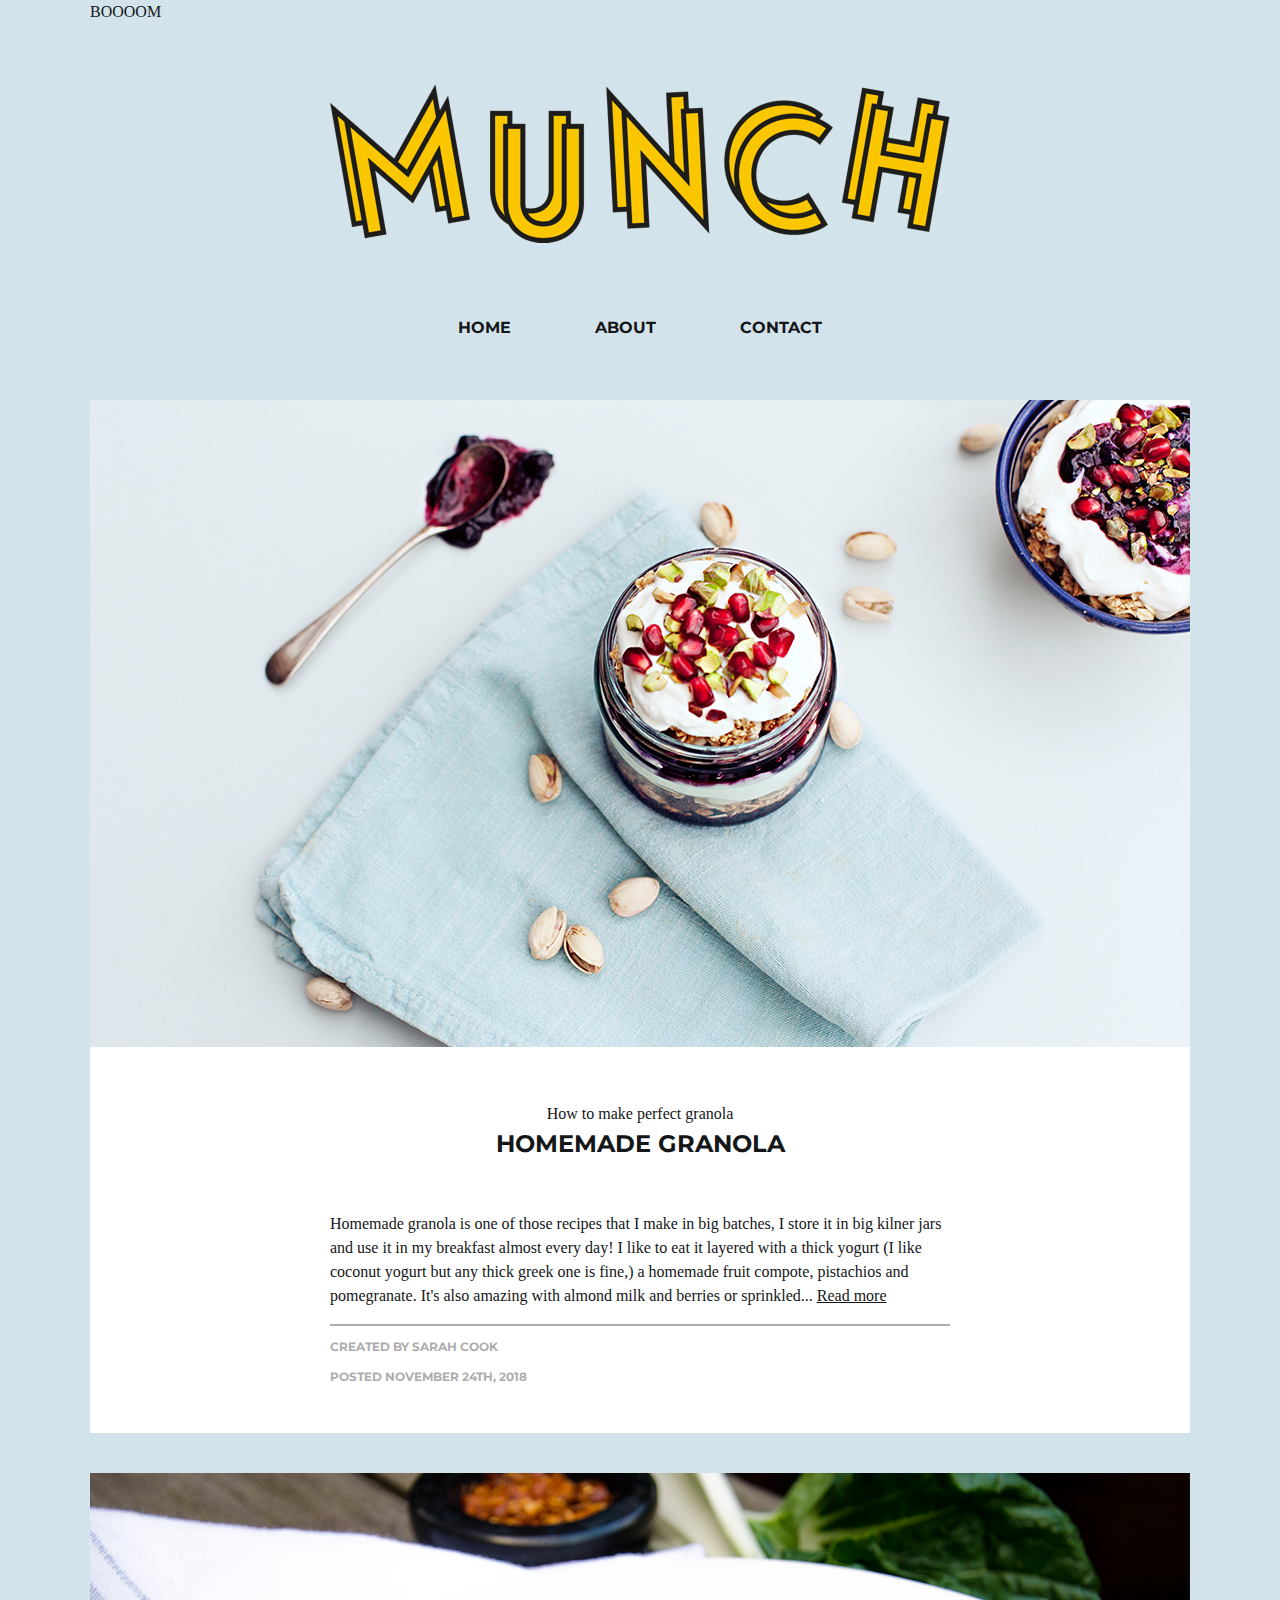
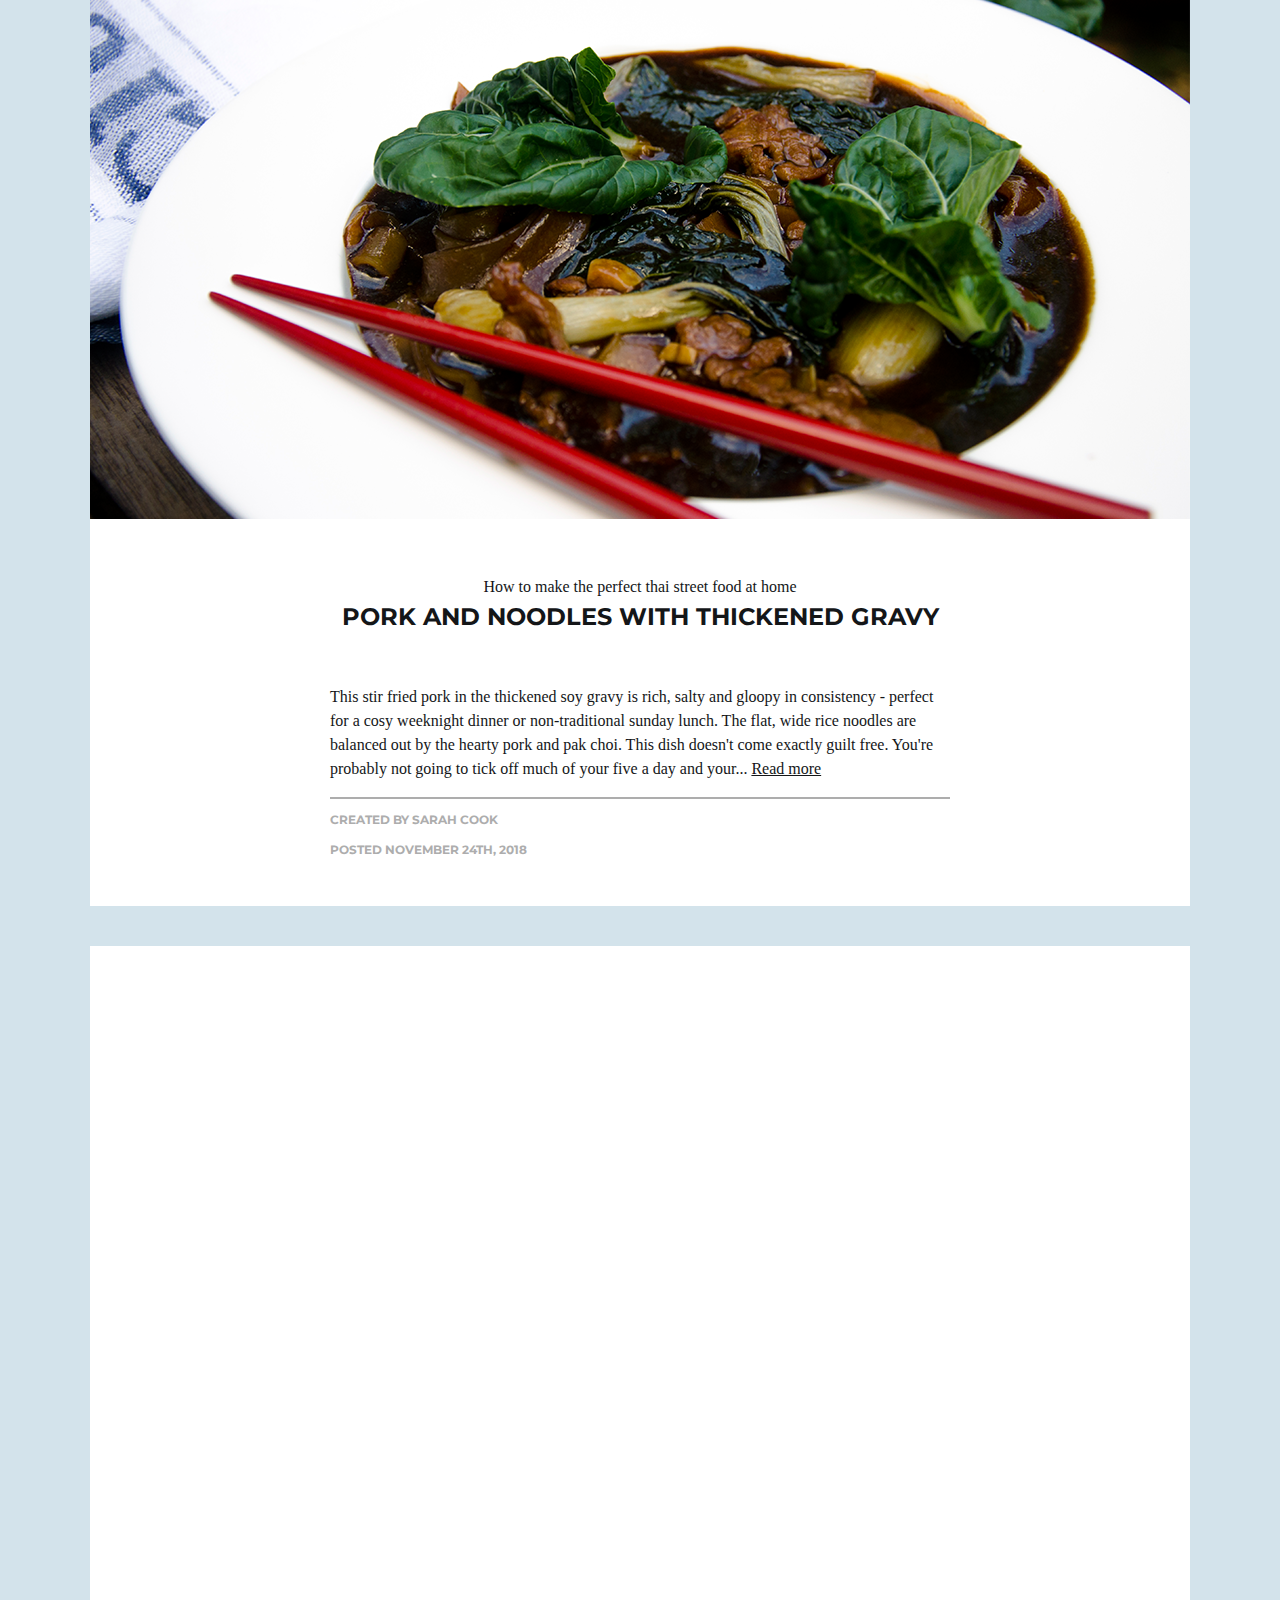
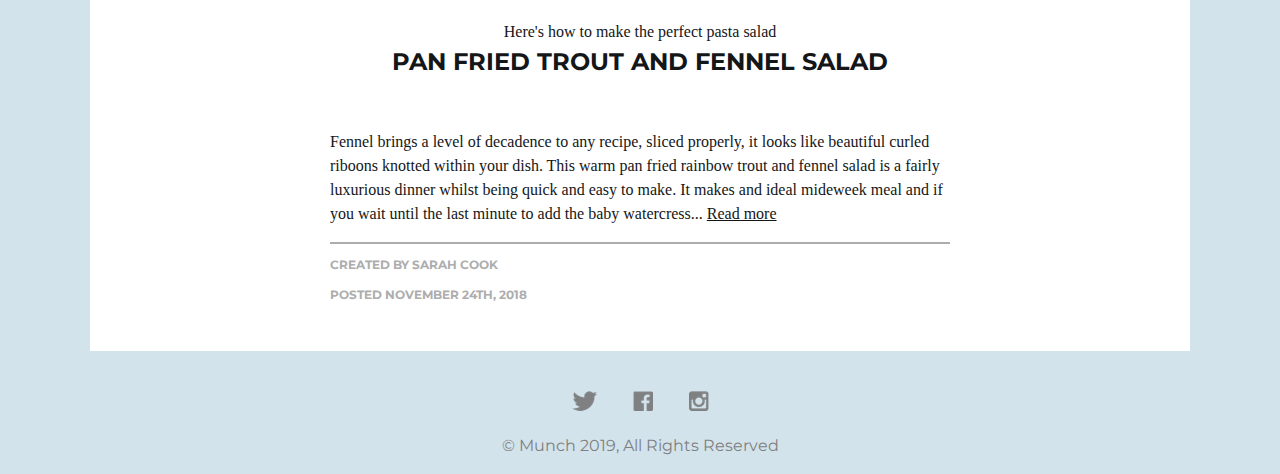
<file: index.html>
<!doctype html>
<html>

<head>
  <title>Munch</title>
  <meta name="description" content="A food blog with rustic recipes from around the globe.">

  <meta name="viewport" content="width=device-width">

  <link rel="stylesheet" href="css/style.css">
</head>

<body>
  BOOOOM
  <header>
    <h1>
      <img src="images/logo.png" alt="Munch food blog logo">
    </h1>

    <nav>
      <a href="index.html">Home</a>
      <a href="about.html">About</a>
      <a href="contact.html">Contact</a>
    </nav>
  </header>

  <section>
    <img src="images/granola.png" alt="Homemade Granola">
    <div class="post-content">
      <h2>How to make perfect granola</h2>
      <h3>Homemade Granola</h3>

      <p>Homemade granola is one of those recipes that I make in big batches, I store it in big kilner jars and use it in my breakfast almost every day! I like to eat it layered with a thick yogurt (I like coconut yogurt but any thick greek one is
        fine,) a homemade fruit compote, pistachios and pomegranate. It's also amazing with almond milk and berries or sprinkled... <a href="#">Read more</a></p>

      <!-- Create without classes initially -->
      <div class="post-details">
        <p>Created by Sarah Cook</p>
        <p>Posted November 24th, 2018</p>
      </div>
    </div>
  </section>


  <section>
    <img src="images/pork.png" alt="Pork and Noodles with thickened gravy">
    <div class="post-content">
      <h2>How to make the perfect thai street food at home</h2>
      <h3>Pork and Noodles with thickened gravy</h3>

      <p>This stir fried pork in the thickened soy gravy is rich, salty and gloopy in consistency - perfect for a cosy weeknight dinner or non-traditional sunday lunch. The flat, wide rice noodles are balanced out by the hearty pork and pak choi.
        This dish doesn't come exactly guilt free. You're probably not going to tick off much of your five a day and your... <a href="#">Read more</a></p>

      <div class="post-details">
        <p>Created by Sarah Cook</p>
        <p>Posted November 24th, 2018</p>
      </div>
    </div>
  </section>

  <section>
    <iframe width="1100" height="619" src="https://www.youtube.com/embed/ohvNeEBr7mw" frameborder="0" allowfullscreen></iframe>
    <div class="post-content">
      <h2> Here's how to make the perfect pasta salad</h2>
      <h3>Pan Fried Trout and Fennel Salad</h3>

      <p>Fennel brings a level of decadence to any recipe, sliced properly, it looks like beautiful curled riboons knotted within your dish. This warm pan fried rainbow trout and fennel salad is a fairly luxurious dinner whilst being quick and easy
        to make. It makes and ideal mideweek meal and if you wait until the last minute to add the baby watercress... <a href="#">Read more</a></p>

      <!-- Create without classes initially -->
      <div class="post-details">
        <p>Created by Sarah Cook</p>
        <p>Posted November 24th, 2018</p>
      </div>
    </div>
  </section>

  <footer>
    <div class="social-links">
      <a href="#">
        <img src="images/twitter.png" alt="Twitter logo">
      </a>

      <a href="#">
        <img src="images/facebook.png" alt="Facebook logo">
      </a>

      <a href="#">
        <img src="images/instagram.png" alt="Instagram logo">
      </a>
    </div>

    <p>&copy; Munch 2019, All Rights Reserved</p>
  </footer>

</body>

</html>
</file>
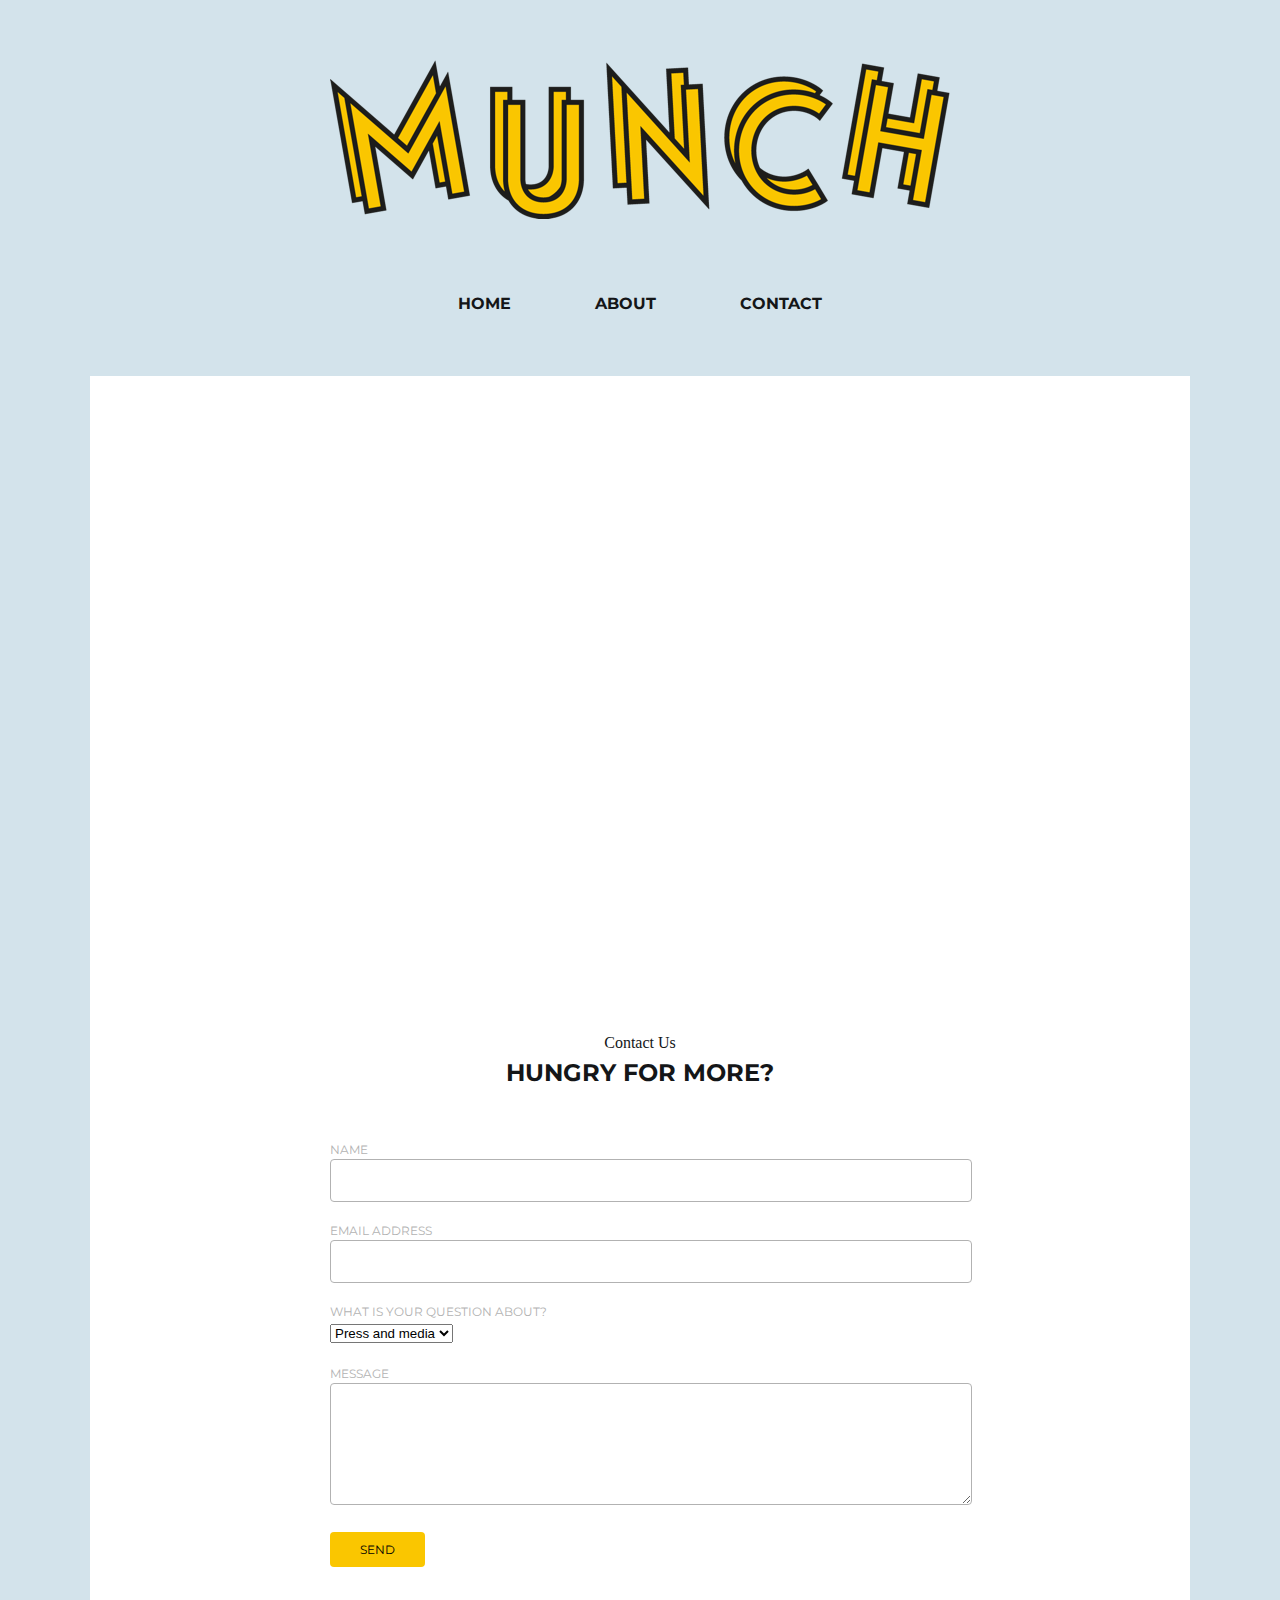
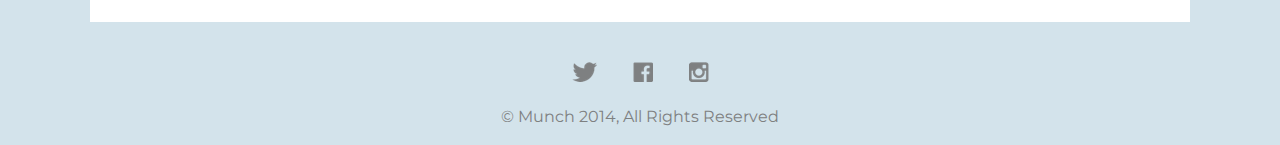
<file: contact.html>
<!doctype html>
<html>
  <head>
      <meta charset="utf-8">

      <title>Munch</title>
      <meta name="description" content="A food blog with rustic recipes from around the globe.">

      <meta name="viewport" content="width=device-width">

      <link rel="stylesheet" href="css/style.css">
  </head>

  <body>
    <header>
      <h1>
        <img src="images/logo.png" alt="Munch food blog logo">
      </h1>

      <nav>
        <a href="index.html">Home</a>
        <a href="about.html">About</a>
        <a href="contact.html">Contact</a>
      </nav>
    </header>


    <section>
      <iframe src="https://www.google.com/maps/embed?pb=!1m18!1m12!1m3!1d2482.306535091712!2d-0.10910139999999213!3d51.52593729999999!2m3!1f0!2f0!3f0!3m2!1i1024!2i768!4f13.1!3m3!1m2!1s0x48761b4586a777d3%3A0xd5ada88a54966d0a!2sExmouth+Market%2C+London+EC1R+4QL!5e0!3m2!1sen!2suk!4v1418739968751" width="1100" height="600" frameborder="0" style="border:0"></iframe>
      <div class="post-content">
        <h2>Contact Us</h2>
        <h3>Hungry for more?</h3>

        <form>
          <div>
            <label>Name</label>
            <input type="text">
          </div>

          <div>
            <label>Email Address</label>
            <input type="email">
          </div>

          <div>
            <label>What is your question about?</label>
            <select>
              <option>Press and media</option>
              <option>Catering</option>
              <option>Supper Club</option>
              <option>Other</option>
            </select>
          </div>

          <div>
            <label>Message</label>
            <textarea></textarea>
          </div>

          <div>
            <input type="submit" value="Send">
          </div>
        </form>
      </div>
    </section>

    <footer>
      <div class="social-links">
        <a href="#">
          <img src="images/twitter.png" alt="Twitter logo">
        </a>

        <a href="#">
          <img src="images/facebook.png" alt="Facebook logo">
        </a>

        <a href="#">
          <img src="images/instagram.png" alt="Instagram logo">
        </a>
      </div>

      <p>&copy; Munch 2014, All Rights Reserved</p>
    </footer>

  </body>
</html>
</file>
<file: css/style.css>
@import url(http://fonts.googleapis.com/css?family=Montserrat:400,700);

body {
  font-family: "Georgia","Times New Roman", serif;
  font-size: 16px;
  line-height: 1.5;
  width: 1100px;
  margin: 0 auto 0 auto;
  color: #141618;
  background-color: #d3e3eb;
}

header {
  text-align: center;
  margin: 60px 0;
}

nav {
  margin: 60px 0 0 0;
}

nav a {
  font-family: "Montserrat", sans-serif;
  font-weight: 700;
  color: #141618;
  text-decoration: none;
  margin: 0 40px 0 40px;
  text-transform: uppercase;
}

nav a:hover {
  color: #fac600;
}

section {
  background-color: #ffffff;
  margin: 0 0 40px 0;
}

h2 {
  font-size: 16px;
  font-weight: 400;
  text-align: center;
  margin-bottom: 0;
}

h3 {
  font-family: "Montserrat", sans-serif;
  font-weight: 700;
  font-size: 24px;
  text-transform: uppercase;
  text-align: center;
  margin: 0 0 50px 0;
}

div.post-content {
  padding: 35px 240px 35px 240px;
}

div.post-content a {
  color: #141618;
}

div.post-content a:hover {
  color: #fac600;
}

div.post-details {
  font-family: "Montserrat", sans-serif;
  text-transform: uppercase;
  font-size: 12px;
  font-weight: 700;
  color: #ADADAD;
  border-top: 2px solid #ADADAD;
}

footer {
  text-align: center;
  font-family: "Montserrat", sans-serif;
  color: #7e8081;
}

footer a {
  padding: 0 16px 0 16px;
  text-decoration: none;
}


/* Contact Page styles */

form div {
  margin-bottom: 20px;
}

label {
  display: block;
  font-family: "Montserrat", sans-serif;
  font-size: 12px;
  text-transform: uppercase;
  color: #B2B2B2;
}

input[type="email"], input[type="text"], textarea {
  width: 100%;
  border: 1px solid #B2B2B2;
  border-radius: 4px;
  padding: 10px;
  font-family: "Georgia","Times New Roman", serif;
  font-size: 18px;
  outline: none;
}

textarea {
  height: 100px;
  resize: vertical;
}

input[type="submit"] {
  font-family: "Montserrat", sans-serif;
  text-transform: uppercase;
  background-color: #fac600;
  border: none;
  border-radius: 4px;
  padding: 10px 30px;
  font-size: 12px;
  cursor: pointer;
}

@media screen and (max-width: 1100px) {
  body {
    width: auto;
    margin: 0 20px;
  }

  header {
    margin: 30px 0;
  }

  nav a {
    display: block;
    padding: 10px;
  }

  nav a:hover {
    background-color: #ffffff;
  }

  div.post-content {
    padding: 35px 35px 35px 35px;
  }

  img, iframe {
    max-width: 100%;
  }


}
</file>
